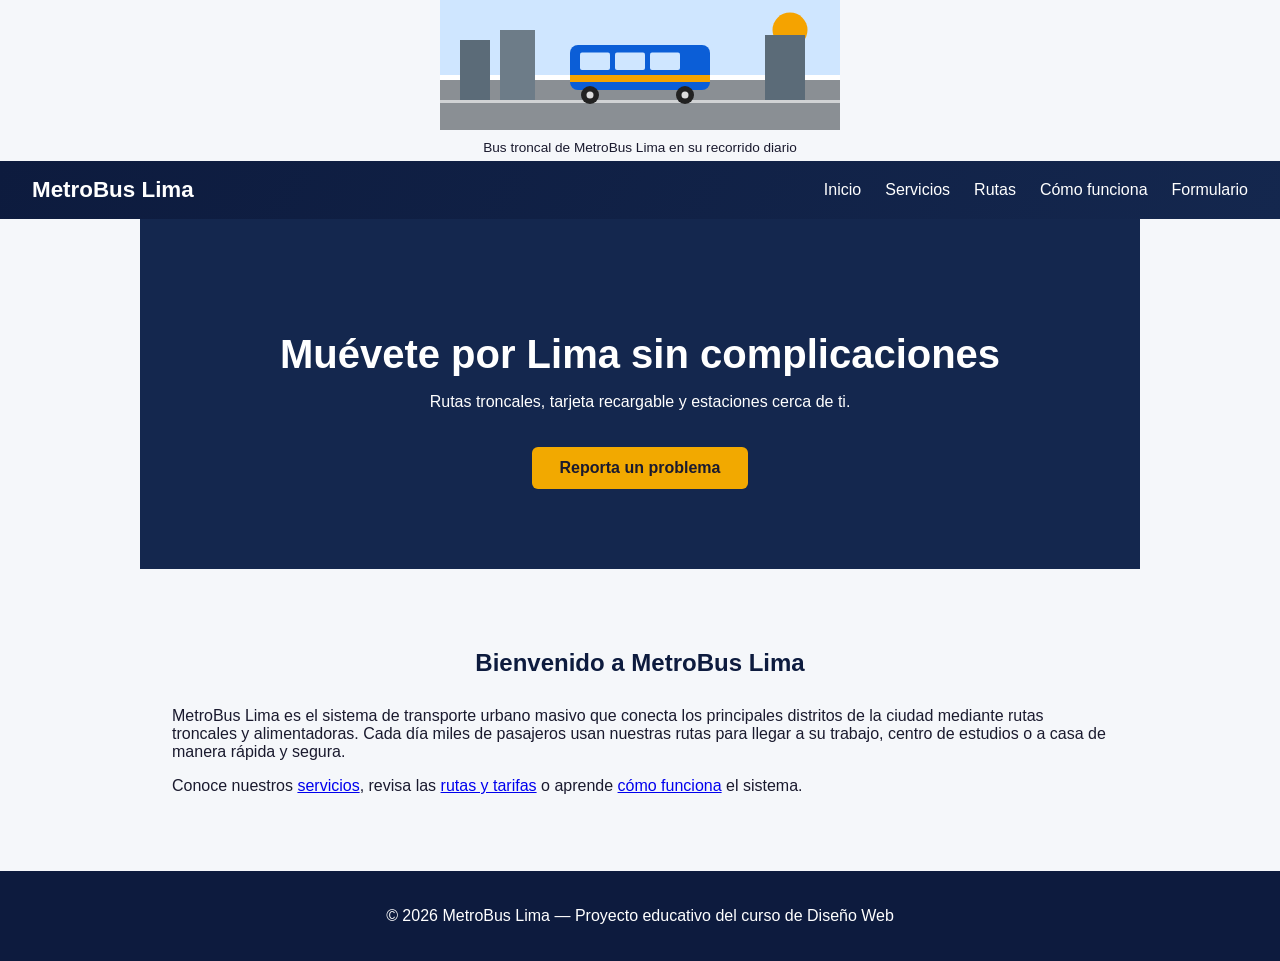
<file: seman5_actividad/metrobus_lima-main/Examenc1_diseno_web/metrobus_lima/index.html>
<!DOCTYPE html>
<html lang="es">
<head>
  <meta charset="UTF-8">
  <meta name="viewport" content="width=device-width, initial-scale=1.0">
  <meta name="description" content="MetroBus Lima - Transporte urbano masivo de la ciudad de Lima">
  <title>MetroBus Lima - Inicio</title>
  <link rel="stylesheet" href="css/metrobus.css">
</head>
<body>
  <figure class="banner-figura">
    <picture>
      <source media="(max-width: 600px)" srcset="img/banner-inicio-mobile.svg">
      <img src="img/banner-inicio.svg" alt="Bus de MetroBus Lima circulando por una avenida" width="400" height="220">
    </picture>
    <figcaption>Bus troncal de MetroBus Lima en su recorrido diario</figcaption>
  </figure>

  <header>
    <div class="logo">MetroBus Lima</div>
    <nav>
      <ul>
        <li><a href="index.html">Inicio</a></li>
        <li><a href="servicios.html">Servicios</a></li>
        <li><a href="rutas.html">Rutas</a></li>
        <li><a href="como-funciona.html">Cómo funciona</a></li>
        <li><a href="formulario.html">Formulario</a></li>
      </ul>
    </nav>
  </header>

  <main>
    <section class="hero">
      <h1>Muévete por Lima sin complicaciones</h1>
      <p>Rutas troncales, tarjeta recargable y estaciones cerca de ti.</p>
      <a href="formulario.html" class="btn">Reporta un problema</a>
    </section>

    <section id="inicio">
      <h2>Bienvenido a MetroBus Lima</h2>
      <p>
        MetroBus Lima es el sistema de transporte urbano masivo que conecta los principales
        distritos de la ciudad mediante rutas troncales y alimentadoras. Cada día miles de
        pasajeros usan nuestras rutas para llegar a su trabajo, centro de estudios o a casa
        de manera rápida y segura.
      </p>
      <p>Conoce nuestros <a href="servicios.html">servicios</a>, revisa las <a href="rutas.html">rutas y tarifas</a>
      o aprende <a href="como-funciona.html">cómo funciona</a> el sistema.</p>
    </section>
  </main>

  <footer>
    <p>&copy; 2026 MetroBus Lima — Proyecto educativo del curso de Diseño Web </p>
  </footer>
</body>
</html>
</file>
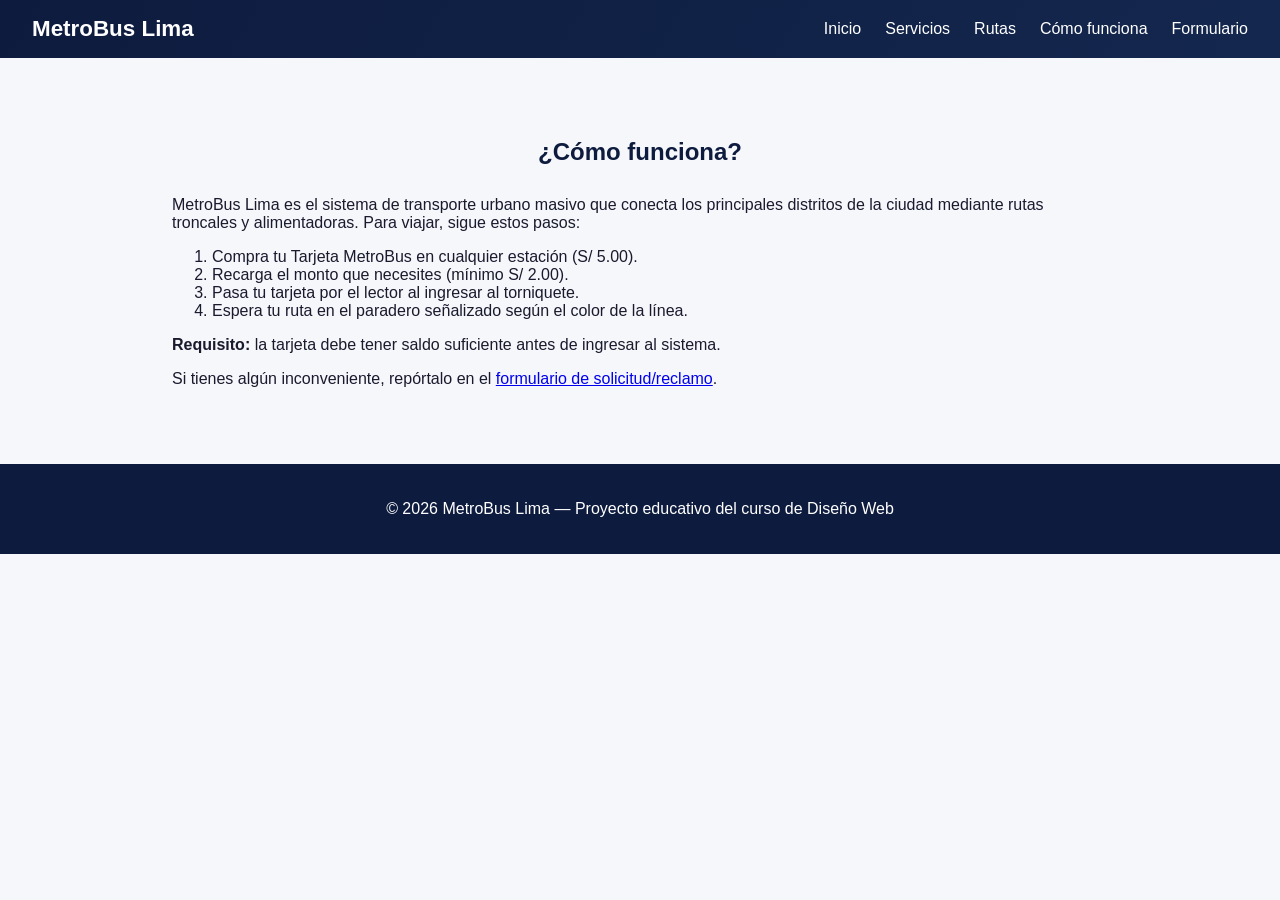
<file: seman5_actividad/metrobus_lima-main/Examenc1_diseno_web/metrobus_lima/como-funciona.html>
<!DOCTYPE html>
<html lang="es">
<head>
  <meta charset="UTF-8">
  <meta name="viewport" content="width=device-width, initial-scale=1.0">
  <meta name="description" content="Cómo funciona MetroBus Lima">
  <title>MetroBus Lima - Cómo funciona</title>
  <link rel="stylesheet" href="css/metrobus.css">
</head>
<body>

  <header>
    <div class="logo">MetroBus Lima</div>
    <nav>
      <ul>
        <li><a href="index.html">Inicio</a></li>
        <li><a href="servicios.html">Servicios</a></li>
        <li><a href="rutas.html">Rutas</a></li>
        <li><a href="como-funciona.html">Cómo funciona</a></li>
        <li><a href="formulario.html">Formulario</a></li>
      </ul>
    </nav>
  </header>

  <main>
    <section id="como-funciona">
      <h2>¿Cómo funciona?</h2>
      <p>MetroBus Lima es el sistema de transporte urbano masivo que conecta los principales distritos
      de la ciudad mediante rutas troncales y alimentadoras. Para viajar, sigue estos pasos:</p>
      <ol>
        <li>Compra tu Tarjeta MetroBus en cualquier estación (S/ 5.00).</li>
        <li>Recarga el monto que necesites (mínimo S/ 2.00).</li>
        <li>Pasa tu tarjeta por el lector al ingresar al torniquete.</li>
        <li>Espera tu ruta en el paradero señalizado según el color de la línea.</li>
      </ol>
      <p><strong>Requisito:</strong> la tarjeta debe tener saldo suficiente antes de ingresar al sistema.</p>
      <p>Si tienes algún inconveniente, repórtalo en el <a href="formulario.html">formulario de solicitud/reclamo</a>.</p>
    </section>
  </main>

  <footer>
    <p>&copy; 2026 MetroBus Lima — Proyecto educativo del curso de Diseño Web </p>
  </footer>
</body>
</html>
</file>
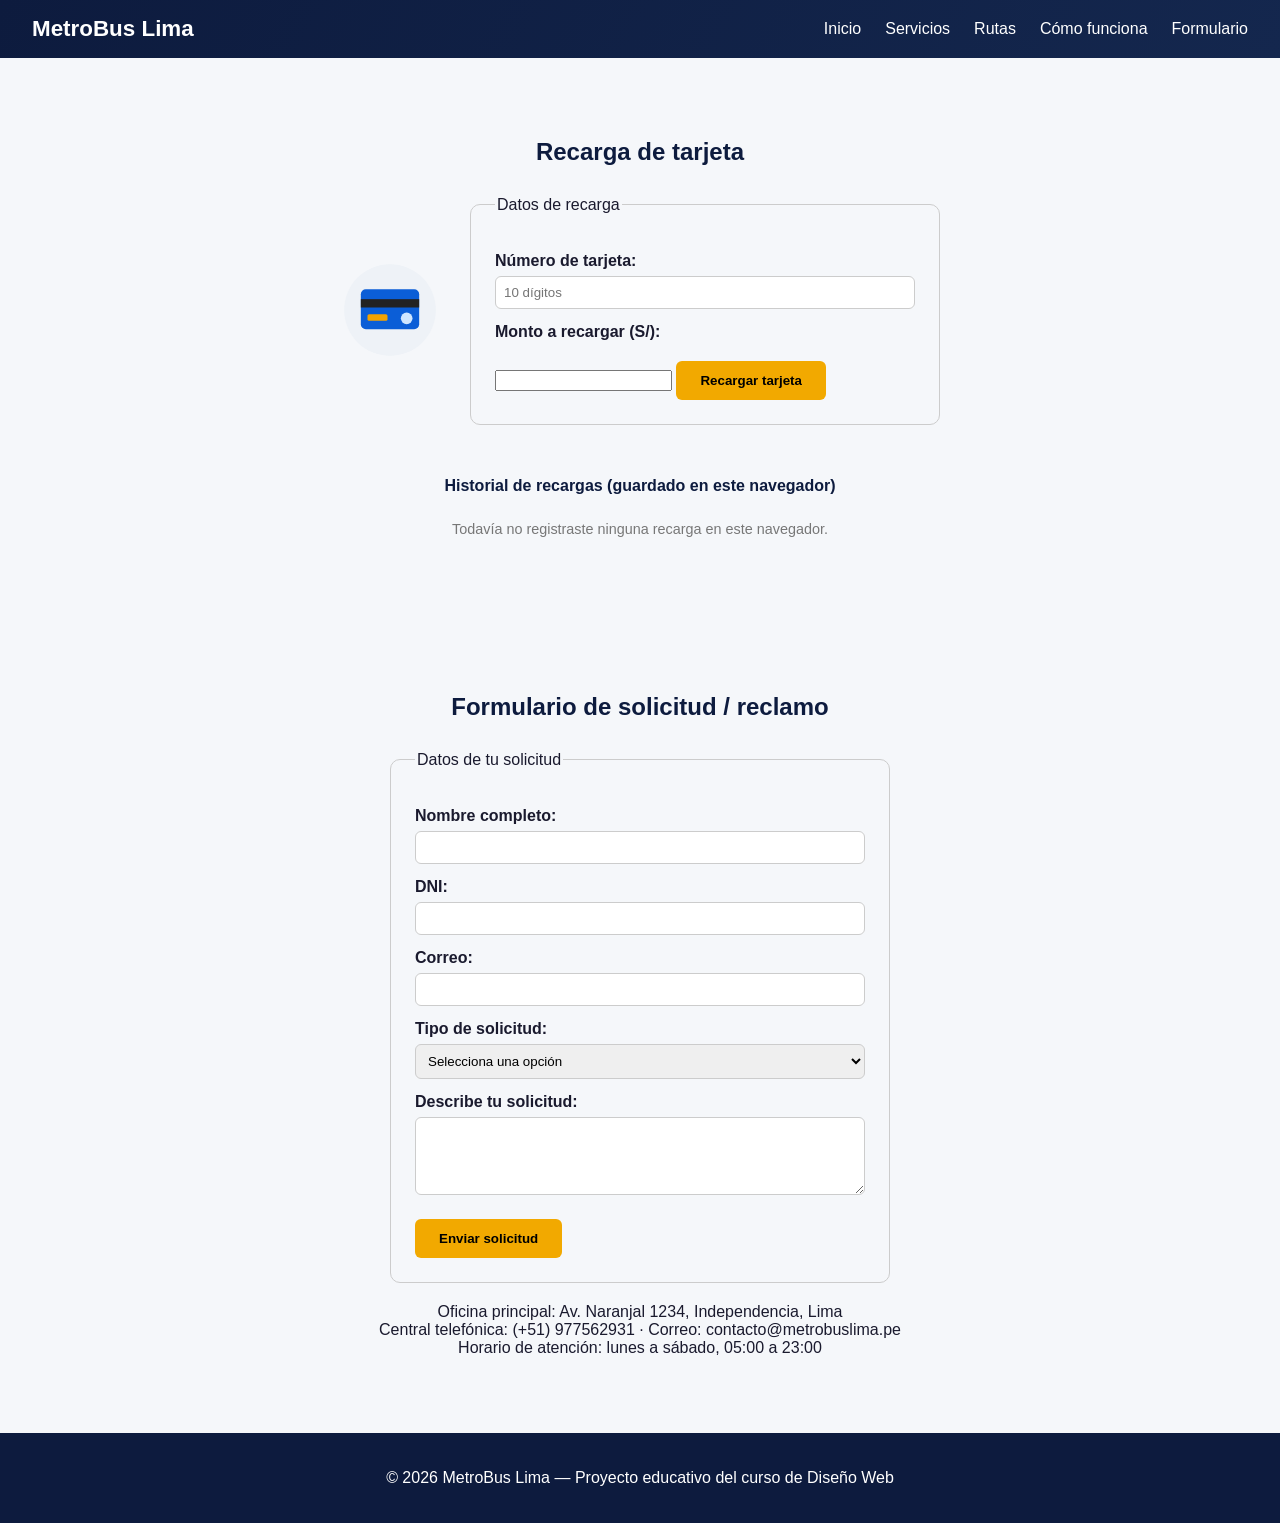
<file: seman5_actividad/metrobus_lima-main/Examenc1_diseno_web/metrobus_lima/formulario.html>
<!DOCTYPE html>
<html lang="es">
<head>
  <meta charset="UTF-8">
  <meta name="viewport" content="width=device-width, initial-scale=1.0">
  <meta name="description" content="Formulario de solicitud y contacto de MetroBus Lima">
  <title>MetroBus Lima - Formulario</title>
  <link rel="stylesheet" href="css/metrobus.css">
</head>
<body>

  <header>
    <div class="logo">MetroBus Lima</div>
    <nav>
      <ul>
        <li><a href="index.html">Inicio</a></li>
        <li><a href="servicios.html">Servicios</a></li>
        <li><a href="rutas.html">Rutas</a></li>
        <li><a href="como-funciona.html">Cómo funciona</a></li>
        <li><a href="formulario.html">Formulario</a></li>
      </ul>
    </nav>
  </header>

  <main>
    <section id="recarga">
      <h2>Recarga de tarjeta</h2>
      <div class="recarga-contenedor">
        <svg viewBox="0 0 120 120" xmlns="http://www.w3.org/2000/svg" role="img" aria-label="Icono animado de tarjeta MetroBus" class="icono-tarjeta-animada">
          <circle cx="60" cy="60" r="55" fill="#eef2f7"/>
          <rect x="25" y="35" width="70" height="48" rx="6" fill="#0b5ed7"/>
          <rect x="25" y="47" width="70" height="10" fill="#222222"/>
          <rect x="33" y="65" width="24" height="8" rx="2" fill="#f5a300"/>
          <circle cx="80" cy="70" r="7" fill="#cfe6ff"/>
        </svg>

        <form id="form-recarga">
          <fieldset>
            <legend>Datos de recarga</legend>

            <label for="numero-tarjeta">Número de tarjeta:</label>
            <input type="text" id="numero-tarjeta" name="numero-tarjeta" pattern="[0-9]{10}" maxlength="10" placeholder="10 dígitos" required>

            <label for="monto">Monto a recargar (S/):</label>
            <input type="number" id="monto" name="monto" min="2" step="0.5" required>

            <input type="submit" class="btn-recarga" value="Recargar tarjeta">
          </fieldset>
        </form>
      </div>

      <div id="confirmacion-recarga" class="confirmacion-recarga" role="status"></div>

      <div class="historial-contenedor">
        <h3>Historial de recargas (guardado en este navegador)</h3>
        <ul id="lista-historial" class="historial-lista"></ul>
      </div>
    </section>

    <section id="contacto">
      <h2>Formulario de solicitud / reclamo</h2>
      <form>
        <fieldset>
          <legend>Datos de tu solicitud</legend>

          <label for="nombre">Nombre completo:</label>
          <input type="text" id="nombre" name="nombre" required>

          <label for="dni">DNI:</label>
          <input type="text" id="dni" name="dni" pattern="[0-9]{8}" maxlength="8" required>

          <label for="correo">Correo:</label>
          <input type="email" id="correo" name="correo" required>

          <label for="tipo">Tipo de solicitud:</label>
          <select id="tipo" name="tipo" required>
            <option value="">Selecciona una opción</option>
            <option value="tarjeta">Problema con la tarjeta</option>
            <option value="ruta">Reclamo por ruta o frecuencia</option>
            <option value="estacion">Reporte de estación o paradero</option>
            <option value="otro">Otro</option>
          </select>

          <label for="mensaje">Describe tu solicitud:</label>
          <textarea id="mensaje" name="mensaje" rows="4"></textarea>

          <input type="submit" value="Enviar solicitud">
        </fieldset>
      </form>

      <p class="datos-contacto">
        Oficina principal: Av. Naranjal 1234, Independencia, Lima <br>
        Central telefónica: (+51) 977562931 · Correo: contacto@metrobuslima.pe <br>
        Horario de atención: lunes a sábado, 05:00 a 23:00
      </p>
    </section>
  </main>

  <footer>
    <p>&copy; 2026 MetroBus Lima — Proyecto educativo del curso de Diseño Web </p>
  </footer>

  <script src="js/main.js"></script>
</body>
</html>
</file>
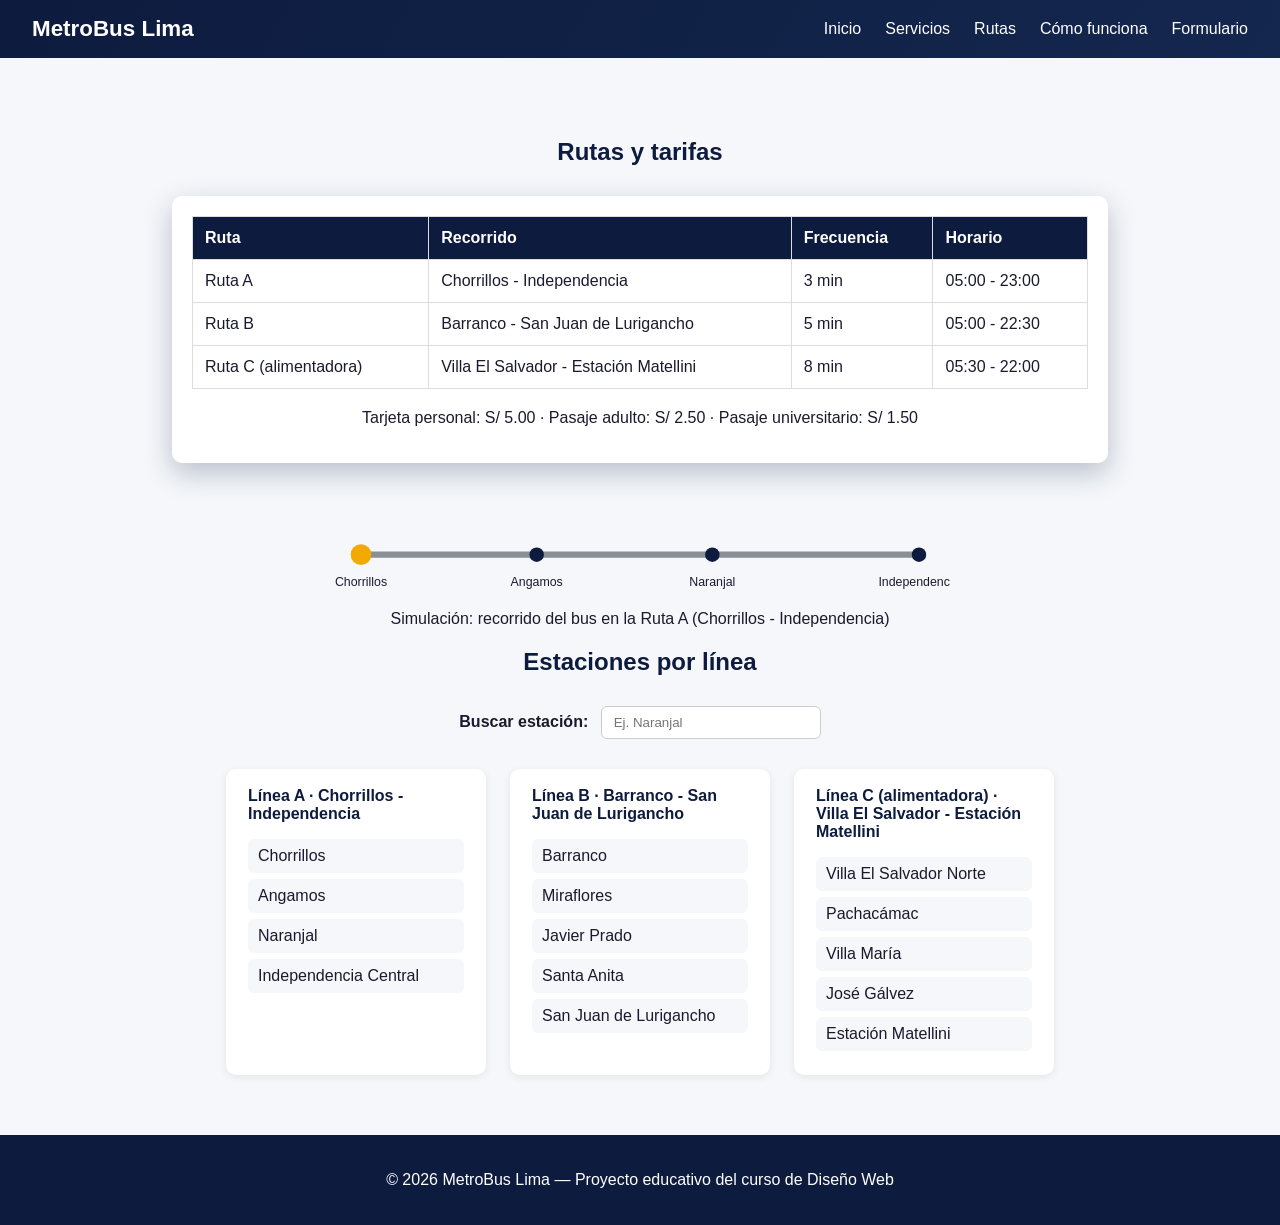
<file: seman5_actividad/metrobus_lima-main/Examenc1_diseno_web/metrobus_lima/rutas.html>
<!DOCTYPE html>
<html lang="es">
<head>
  <meta charset="UTF-8">
  <meta name="viewport" content="width=device-width, initial-scale=1.0">
  <meta name="description" content="Rutas y tarifas de MetroBus Lima">
  <title>MetroBus Lima - Rutas</title>
  <link rel="stylesheet" href="css/metrobus.css">
</head>
<body>

  <header>
    <div class="logo">MetroBus Lima</div>
    <nav>
      <ul>
        <li><a href="index.html">Inicio</a></li>
        <li><a href="servicios.html">Servicios</a></li>
        <li><a href="rutas.html">Rutas</a></li>
        <li><a href="como-funciona.html">Cómo funciona</a></li>
        <li><a href="formulario.html">Formulario</a></li>
      </ul>
    </nav>
  </header>

  <main>
    <section id="rutas">
      <h2>Rutas y tarifas</h2>
      <div class="bloque-rutas">
      <table>
        <thead>
          <tr>
            <th scope="col">Ruta</th>
            <th scope="col">Recorrido</th>
            <th scope="col">Frecuencia</th>
            <th scope="col">Horario</th>
          </tr>
        </thead>
        <tbody>
          <tr>
            <td>Ruta A</td>
            <td>Chorrillos - Independencia</td>
            <td>3 min</td>
            <td>05:00 - 23:00</td>
          </tr>
          <tr>
            <td>Ruta B</td>
            <td>Barranco - San Juan de Lurigancho</td>
            <td>5 min</td>
            <td>05:00 - 22:30</td>
          </tr>
          <tr>
            <td>Ruta C (alimentadora)</td>
            <td>Villa El Salvador - Estación Matellini</td>
            <td>8 min</td>
            <td>05:30 - 22:00</td>
          </tr>
        </tbody>
      </table>
      <p class="datos-contacto">Tarjeta personal: S/ 5.00 · Pasaje adulto: S/ 2.50 · Pasaje universitario: S/ 1.50</p>
      </div>

      <figure class="simulacion-figura">
        <svg viewBox="0 0 600 100" xmlns="http://www.w3.org/2000/svg" role="img" aria-label="Simulación animada del bus recorriendo la Ruta A" class="svg-simulacion">
          <line x1="30" y1="50" x2="570" y2="50" stroke="#8a8f94" stroke-width="6"/>
          <circle cx="30" cy="50" r="7" fill="#0d1b3e"/>
          <circle cx="200" cy="50" r="7" fill="#0d1b3e"/>
          <circle cx="370" cy="50" r="7" fill="#0d1b3e"/>
          <circle cx="570" cy="50" r="7" fill="#0d1b3e"/>
          <text x="30" y="80" font-size="12" text-anchor="middle" fill="#1a1a2e">Chorrillos</text>
          <text x="200" y="80" font-size="12" text-anchor="middle" fill="#1a1a2e">Angamos</text>
          <text x="370" y="80" font-size="12" text-anchor="middle" fill="#1a1a2e">Naranjal</text>
          <text x="570" y="80" font-size="12" text-anchor="middle" fill="#1a1a2e">Independencia</text>
          <circle cx="30" cy="50" r="10" fill="#f2a900" class="bus-punto"/>
        </svg>
        <figcaption>Simulación: recorrido del bus en la Ruta A (Chorrillos - Independencia)</figcaption>
      </figure>

      <h2>Estaciones por línea</h2>
      <div class="buscador-contenedor">
        <label for="buscador-estaciones">Buscar estación:</label>
        <input type="search" id="buscador-estaciones" placeholder="Ej. Naranjal">
      </div>
      <div class="lineas-estaciones">
        <div class="linea">
          <h3>Línea A · Chorrillos - Independencia</h3>
          <ul class="estaciones-lista">
            <li>Chorrillos</li>
            <li>Angamos</li>
            <li>Naranjal</li>
            <li>Independencia Central</li>
          </ul>
        </div>
        <div class="linea">
          <h3>Línea B · Barranco - San Juan de Lurigancho</h3>
          <ul class="estaciones-lista">
            <li>Barranco</li>
            <li>Miraflores</li>
            <li>Javier Prado</li>
            <li>Santa Anita</li>
            <li>San Juan de Lurigancho</li>
          </ul>
        </div>
        <div class="linea">
          <h3>Línea C (alimentadora) · Villa El Salvador - Estación Matellini</h3>
          <ul class="estaciones-lista">
            <li>Villa El Salvador Norte</li>
            <li>Pachacámac</li>
            <li>Villa María</li>
            <li>José Gálvez</li>
            <li>Estación Matellini</li>
          </ul>
        </div>
      </div>
    </section>
  </main>

  <footer>
    <p>&copy; 2026 MetroBus Lima — Proyecto educativo del curso de Diseño Web </p>
  </footer>

  <script src="js/main.js"></script>
</body>
</html>
</file>
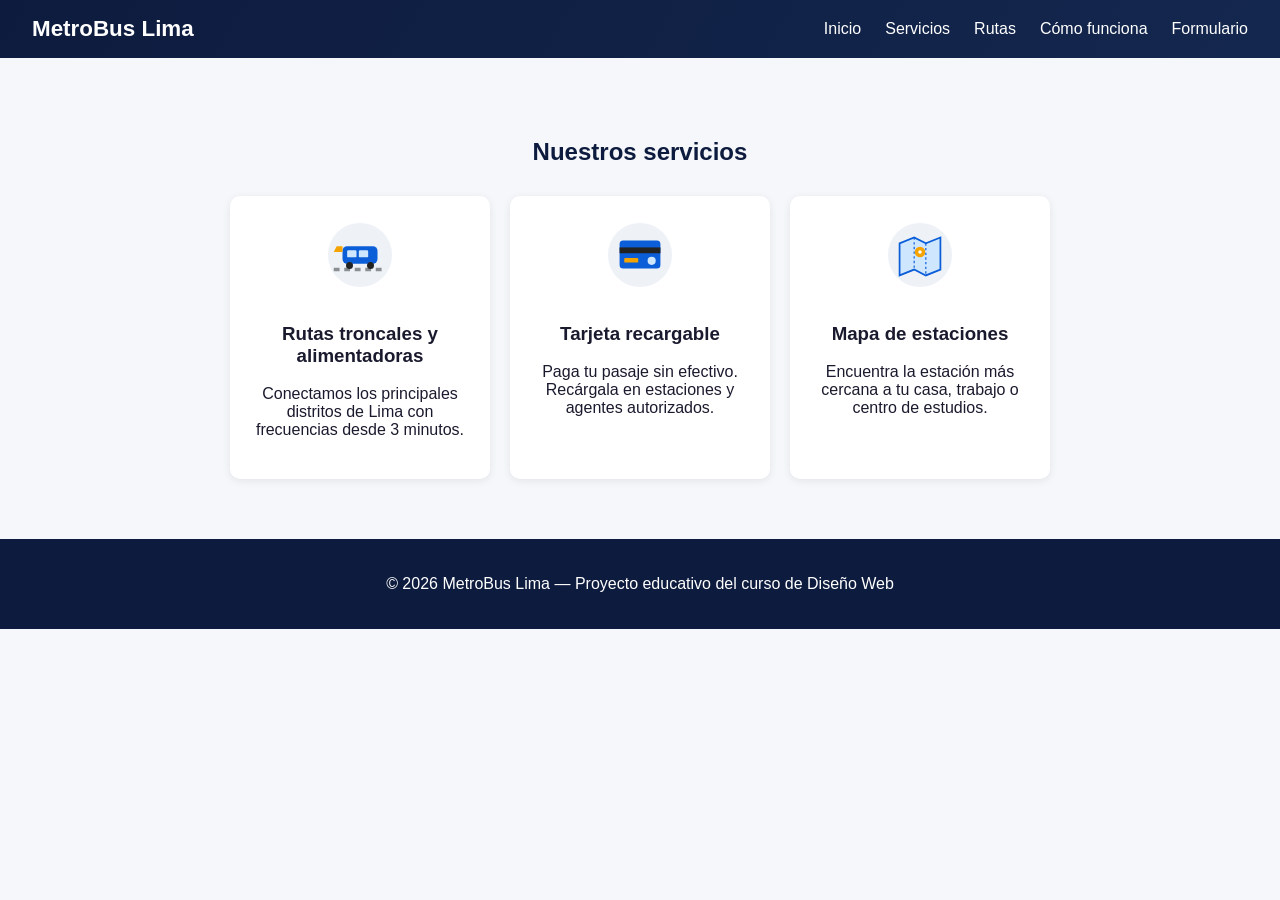
<file: seman5_actividad/metrobus_lima-main/Examenc1_diseno_web/metrobus_lima/servicios.html>
<!DOCTYPE html>
<html lang="es">
<head>
  <meta charset="UTF-8">
  <meta name="viewport" content="width=device-width, initial-scale=1.0">
  <meta name="description" content="Servicios de MetroBus Lima">
  <title>MetroBus Lima - Servicios</title>
  <link rel="stylesheet" href="css/metrobus.css">
</head>
<body>

  <header>
    <div class="logo">MetroBus Lima</div>
    <nav>
      <ul>
        <li><a href="index.html">Inicio</a></li>
        <li><a href="servicios.html">Servicios</a></li>
        <li><a href="rutas.html">Rutas</a></li>
        <li><a href="como-funciona.html">Cómo funciona</a></li>
        <li><a href="formulario.html">Formulario</a></li>
      </ul>
    </nav>
  </header>

  <main>
    <section id="servicios">
      <h2>Nuestros servicios</h2>
      <div class="servicios-grid">
        <article class="servicio-card">
          <img src="img/icono-rutas.svg" alt="Icono de rutas" class="icono-servicio">
          <h3>Rutas troncales y alimentadoras</h3>
          <p>Conectamos los principales distritos de Lima con frecuencias desde 3 minutos.</p>
        </article>
        <article class="servicio-card">
          <img src="img/icono-tarjeta.svg" alt="Icono de tarjeta recargable" class="icono-servicio">
          <h3>Tarjeta recargable</h3>
          <p>Paga tu pasaje sin efectivo. Recárgala en estaciones y agentes autorizados.</p>
        </article>
        <article class="servicio-card">
          <img src="img/icono-mapa.svg" alt="Icono de mapa de estaciones" class="icono-servicio">
          <h3>Mapa de estaciones</h3>
          <p>Encuentra la estación más cercana a tu casa, trabajo o centro de estudios.</p>
        </article>
      </div>
    </section>
  </main>

  <footer>
    <p>&copy; 2026 MetroBus Lima — Proyecto educativo del curso de Diseño Web </p>
  </footer>
</body>
</html>
</file>
<file: seman5_actividad/metrobus_lima-main/Examenc1_diseno_web/metrobus_lima/css/metrobus.css>
:root {
  --azul-oscuro: #0d1b3e;
  --azul-texto: #1a1a2e;
  --azul-hero: #14274e;
  --dorado: #f2a900;
  --fondo: #f5f7fa;
}

* { box-sizing: border-box; }

body {
  font-family: 'Segoe UI', Arial, sans-serif;
  margin: 0;
  color: var(--azul-texto);
  background-color: var(--fondo);
}

header {
  display: flex;
  justify-content: space-between;
  align-items: center;
  background: linear-gradient(120deg, var(--azul-oscuro), var(--azul-hero));
  color: white;
  padding: 16px 32px;
}

.logo { font-size: 1.4rem; font-weight: bold; }

header nav ul {
  list-style: none;
  display: flex;
  flex-wrap: wrap;
  gap: 24px;
  margin: 0;
  padding: 0;
}

header nav a {
  color: white;
  text-decoration: none;
  transition: color 0.3s ease;
}
header nav a:hover { color: var(--dorado); text-decoration: underline; }

.hero {
  background-color: var(--azul-hero);
  color: white;
  text-align: center;
  padding: 80px 20px;
}

.hero h1 { font-size: 2.5rem; margin-bottom: 10px; }

.btn {
  display: inline-block;
  margin-top: 20px;
  padding: 12px 28px;
  background-color: var(--dorado);
  color: var(--azul-texto);
  border-radius: 6px;
  text-decoration: none;
  font-weight: bold;
}

section { padding: 60px 32px; max-width: 1000px; margin: 0 auto; }
h2 { color: var(--azul-oscuro); text-align: center; margin-bottom: 30px; }

.servicios-grid { display: flex; flex-wrap: wrap; gap: 20px; justify-content: center; }

.servicio-card {
  background-color: white;
  border-radius: 10px;
  padding: 24px;
  width: 260px;
  text-align: center;
  box-shadow: 0 2px 8px rgba(0, 0, 0, 0.08);
}

.icono-servicio { width: 70px; height: 70px; margin-bottom: 10px; }

table { width: 100%; border-collapse: collapse; }
th, td { padding: 12px; border: 1px solid #ddd; text-align: left; }
th { background-color: var(--azul-oscuro); color: white; }

form fieldset {
  border: 1px solid #ccc;
  border-radius: 10px;
  padding: 24px;
  max-width: 500px;
  margin: 0 auto;
}

form label { display: block; margin-top: 14px; font-weight: bold; }

form input[type="text"],
form input[type="email"],
form select,
form textarea {
  width: 100%;
  padding: 8px;
  margin-top: 6px;
  border-radius: 6px;
  border: 1px solid #ccc;
}

form input[type="submit"] {
  margin-top: 20px;
  width: auto;
  background-color: var(--dorado);
  border: none;
  padding: 12px 24px;
  font-weight: bold;
  cursor: pointer;
  border-radius: 6px;
}

.datos-contacto { text-align: center; margin-top: 20px; }

footer { background-color: var(--azul-oscuro); color: white; text-align: center; padding: 20px; }

/* ===== Banner adaptativo (bloque figure + figcaption) ===== */
.banner-figura {
  margin: 0;
  text-align: center;
}
.banner-figura img { max-width: 100%; height: auto; }
.banner-figura figcaption {
  font-size: 0.85rem;
  color: var(--azul-texto);
  padding: 6px 0;
  background-color: var(--fondo);
}

/* ===== Efecto: sombra en el bloque de rutas ===== */
.bloque-rutas {
  background-color: white;
  border-radius: 10px;
  padding: 20px;
  box-shadow: 0 10px 28px rgba(13, 27, 62, 0.25);
}

/* ===== Animación 1: punto recorriendo la línea de ruta ===== */
.simulacion-figura {
  margin: 40px auto 0;
  max-width: 620px;
  text-align: center;
}
.svg-simulacion { width: 100%; height: auto; }

.bus-punto {
  animation: recorrido-bus 6s linear infinite;
}

@keyframes recorrido-bus {
  0%   { transform: translateX(0); }
  30%  { transform: translateX(170px); }
  60%  { transform: translateX(340px); }
  100% { transform: translateX(540px); }
}

/* ===== Lista de estaciones por línea ===== */
.lineas-estaciones {
  display: flex;
  flex-wrap: wrap;
  gap: 24px;
  justify-content: center;
  margin-top: 30px;
}
.linea {
  background-color: white;
  border-radius: 10px;
  padding: 18px 22px;
  width: 260px;
  box-shadow: 0 2px 8px rgba(0, 0, 0, 0.08);
}
.linea h3 { font-size: 1rem; color: var(--azul-oscuro); margin-top: 0; }

.estaciones-lista { list-style: none; margin: 0; padding: 0; }

.estaciones-lista li {
  padding: 8px 10px;
  border-radius: 6px;
  margin-bottom: 6px;
  background-color: var(--fondo);
  transition: background-color 0.25s ease, transform 0.2s ease;
  opacity: 0;
  animation: aparicion-estaciones 0.5s ease forwards;
}

/* Transición: resaltado en las estaciones al pasar el mouse */
.estaciones-lista li:hover {
  background-color: var(--dorado);
  transform: translateX(6px);
}

/* Animación 3: aparición progresiva de la lista de estaciones */
.estaciones-lista li:nth-child(1) { animation-delay: 0.1s; }
.estaciones-lista li:nth-child(2) { animation-delay: 0.3s; }
.estaciones-lista li:nth-child(3) { animation-delay: 0.5s; }
.estaciones-lista li:nth-child(4) { animation-delay: 0.7s; }
.estaciones-lista li:nth-child(5) { animation-delay: 0.9s; }

@keyframes aparicion-estaciones {
  from { opacity: 0; transform: translateY(12px); }
  to   { opacity: 1; transform: translateY(0); }
}

/* ===== Sección Recarga de tarjeta ===== */
.recarga-contenedor {
  display: flex;
  flex-wrap: wrap;
  gap: 30px;
  align-items: center;
  justify-content: center;
  max-width: 600px;
  margin: 0 auto;
}

.recarga-contenedor form { flex: 1; min-width: 260px; }
.recarga-contenedor form fieldset { max-width: 100%; margin: 0; }

/* Efecto: ícono SVG de tarjeta animado */
.icono-tarjeta-animada {
  width: 100px;
  height: 100px;
  flex-shrink: 0;
  animation: pulso-tarjeta 2.4s ease-in-out infinite;
}

@keyframes pulso-tarjeta {
  0%, 100% { transform: scale(1); }
  50%      { transform: scale(1.08); }
}

/* Transición: color en el botón de recarga */
.btn-recarga {
  transition: background-color 0.3s ease, transform 0.2s ease;
}
.btn-recarga:hover,
.btn-recarga:focus {
  background-color: var(--azul-oscuro);
  color: white;
  transform: translateY(-2px);
}

/* Animación 2: confirmación animada al recargar tarjeta (disparada por JS) */
.confirmacion-recarga {
  max-width: 500px;
  margin: 20px auto 0;
  padding: 0 18px;
  max-height: 0;
  overflow: hidden;
  opacity: 0;
  border-radius: 8px;
  background-color: #e6f7e9;
  color: #1e6b34;
  border: 1px solid #b7e3c1;
  text-align: center;
}

.confirmacion-recarga.mostrar-confirmacion {
  animation: confirmacion-recarga 0.6s ease forwards;
  padding: 14px 18px;
}

.confirmacion-recarga.confirmacion-error {
  background-color: #fbe9e9;
  color: #8a1f1f;
  border-color: #f0b8b8;
}

@keyframes confirmacion-recarga {
  0%   { max-height: 0; opacity: 0; transform: scale(0.9); }
  60%  { max-height: 100px; opacity: 1; transform: scale(1.03); }
  100% { max-height: 100px; opacity: 1; transform: scale(1); }
}

/* ===== Buscador de estaciones (mejora JavaScript) ===== */
.buscador-contenedor {
  text-align: center;
  margin-top: 30px;
}
.buscador-contenedor label { font-weight: bold; margin-right: 8px; }
.buscador-contenedor input[type="search"] {
  padding: 8px 12px;
  border-radius: 6px;
  border: 1px solid #ccc;
  width: 220px;
  max-width: 90%;
}

/* ===== Historial de recargas (guardado en localStorage) ===== */
.historial-contenedor {
  max-width: 500px;
  margin: 30px auto 0;
}
.historial-contenedor h3 {
  text-align: center;
  color: var(--azul-oscuro);
  font-size: 1rem;
}
.historial-lista {
  list-style: none;
  margin: 0;
  padding: 0;
}
.historial-lista li {
  background-color: white;
  border-radius: 6px;
  padding: 10px 14px;
  margin-bottom: 6px;
  box-shadow: 0 1px 4px rgba(0, 0, 0, 0.08);
  font-size: 0.9rem;
}
.historial-lista .historial-vacio {
  text-align: center;
  color: #777;
  box-shadow: none;
  background-color: transparent;
}
</file>
